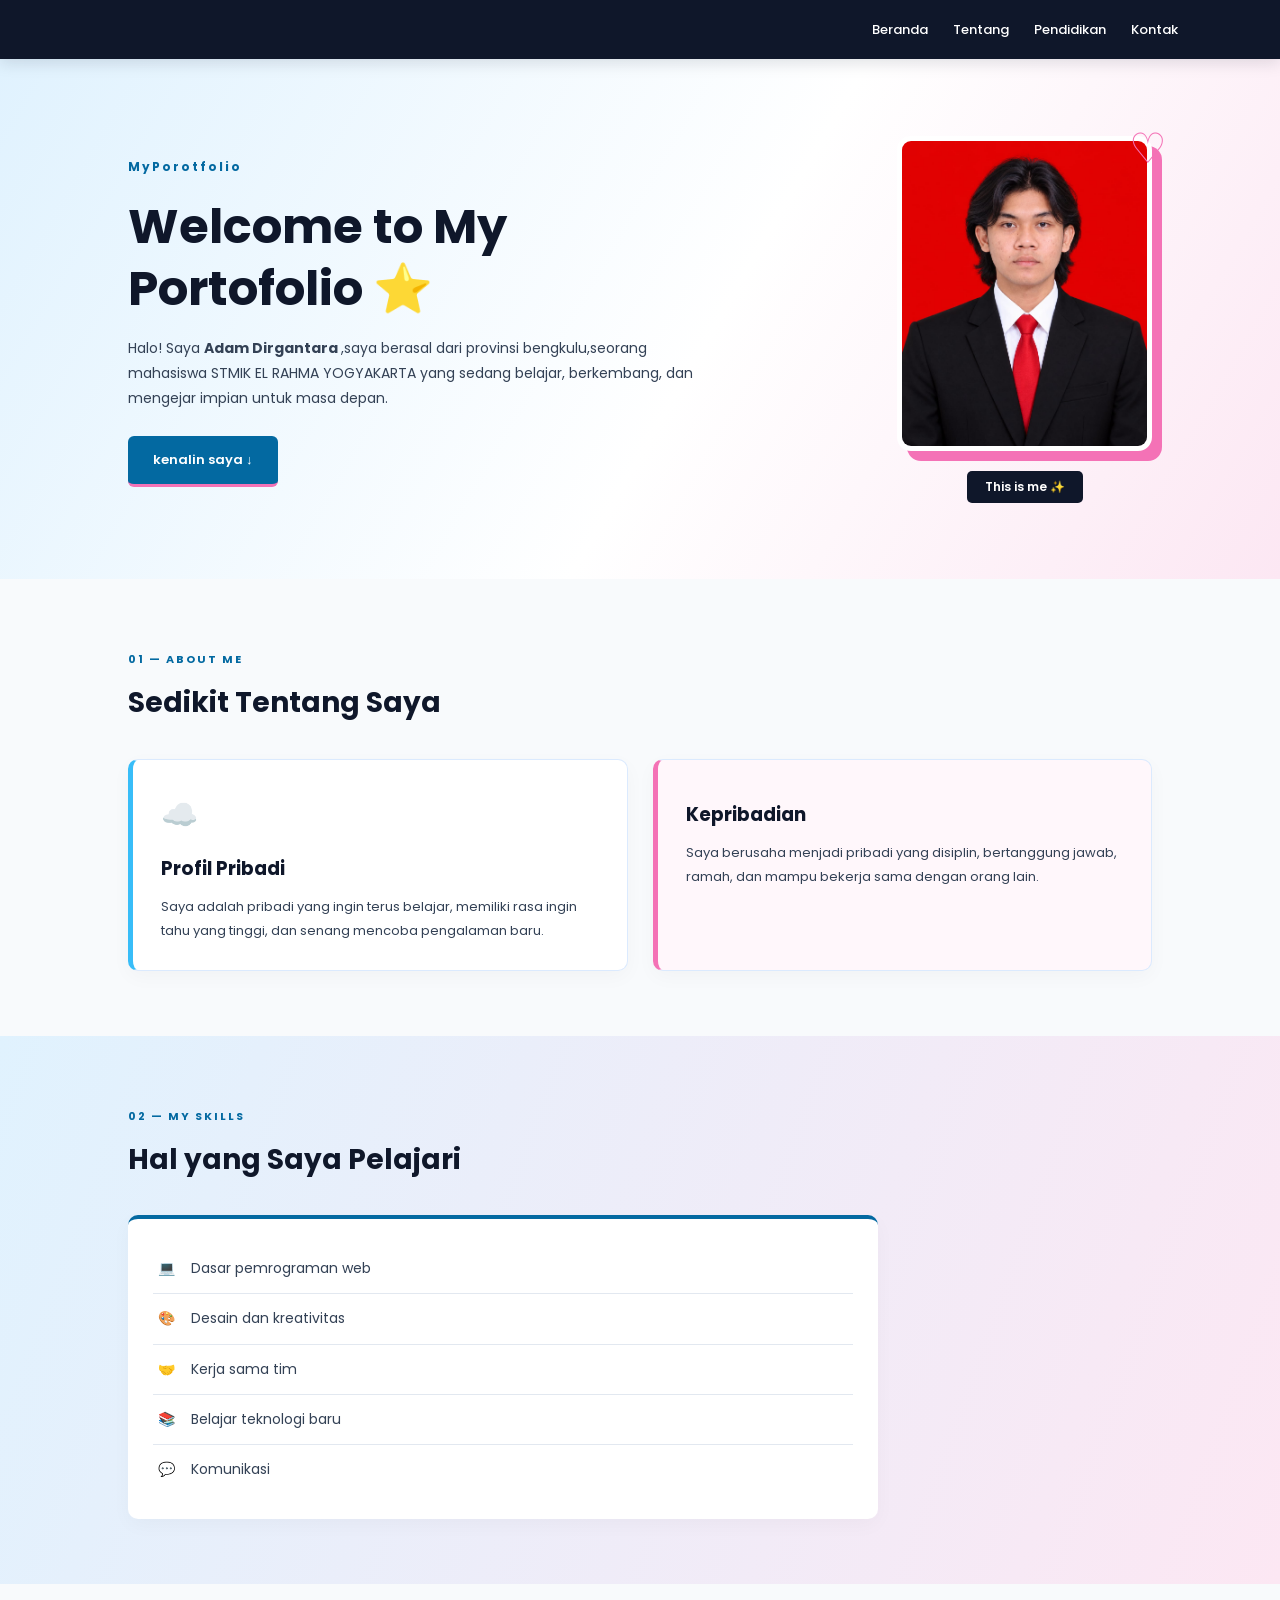
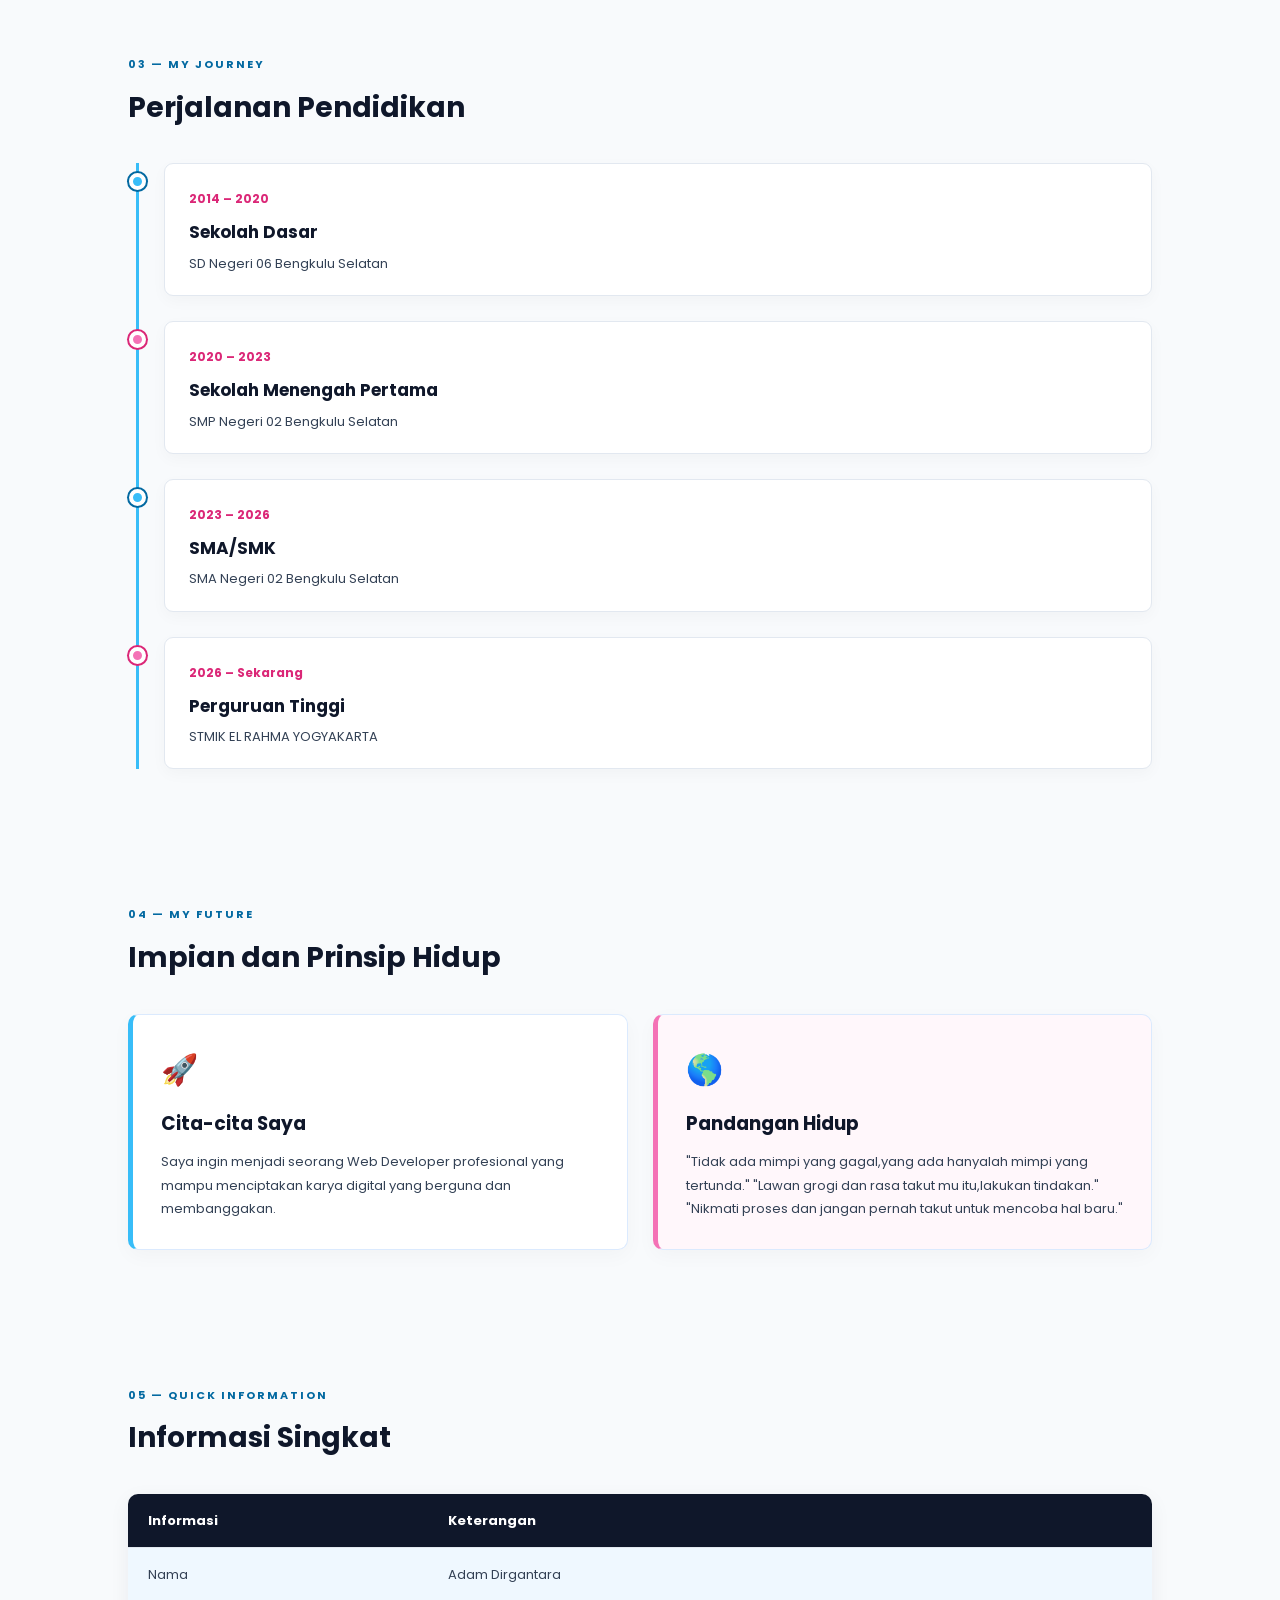
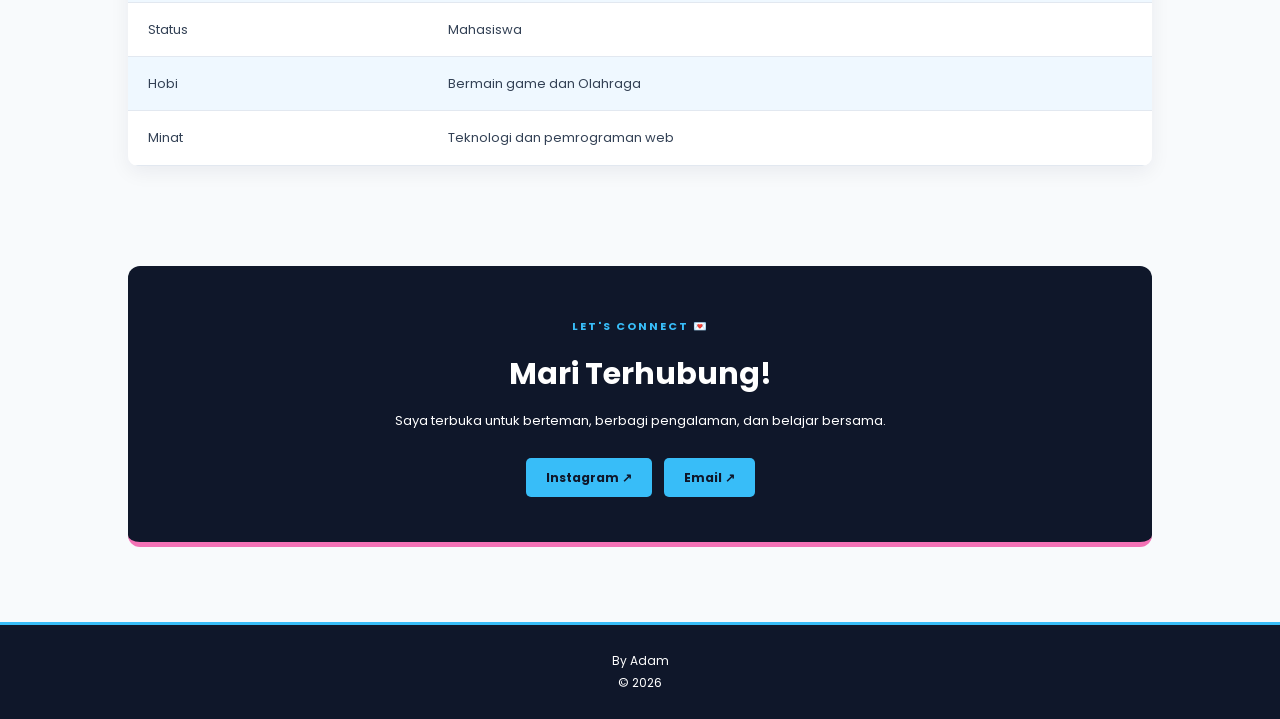
<file: index.html>
<!DOCTYPE html>
<html lang="id">
<head>
    <meta charset="UTF-8">
    <meta name="viewport" content="width=device-width, initial-scale=1.0">
    <title>My Personal Space</title>
    <link rel="stylesheet" href="style.css">
</head>
<body>

    <nav class="navbar">
        <a href="#home" class="brand"></a>
        <div class="nav-links">
            <a href="#home">Beranda</a>
            <a href="#about">Tentang</a>
            <a href="#education">Pendidikan</a>
            <a href="#contact">Kontak</a>
        </div>
    </nav>

    <main>
        <!-- Bagian pembuka -->
        <section class="welcome" id="home">
            <div class="welcome-text">
                <span class="label">MyPorotfolio</span>
                <h1>Welcome to My<br>Portofolio<span></span> ⭐</h1>
                <p>
                    Halo! Saya <b>Adam Dirgantara </b>,saya berasal dari provinsi bengkulu,seorang mahasiswa STMIK EL RAHMA YOGYAKARTA
                    yang sedang belajar, berkembang, dan mengejar
                    impian untuk masa depan.
                </p>
                <a href="#about" class="button">kenalin saya ↓</a>
            </div>

            <div class="photo-area">
                <div class="photo-decoration">♡</div>
                <img src="foto.jpg" alt="Foto pribadi">
                <div class="photo-caption">This is me ✨</div>
            </div>
        </section>

        <!-- Tentang saya -->
        <section class="about section-space" id="about">
            <div class="heading">
                <span>01 — ABOUT ME</span>
                <h2>Sedikit Tentang Saya</h2>
            </div>

            <div class="about-grid">
                <div class="about-card blue-card">
                    <div class="symbol">☁️</div>
                    <h3>Profil Pribadi</h3>
                    <p>
                        Saya adalah pribadi yang ingin terus belajar,
                        memiliki rasa ingin tahu yang tinggi, dan
                        senang mencoba pengalaman baru.
                    </p>
                </div>

                <div class="about-card pink-card">
                    <div class="symbol"></div>
                    <h3>Kepribadian</h3>
                    <p>
                        Saya berusaha menjadi pribadi yang disiplin,
                        bertanggung jawab, ramah, dan mampu bekerja
                        sama dengan orang lain.
                    </p>
                </div>
            </div>
        </section>

        <!-- Keahlian -->
        <section class="skills section-space">
            <div class="heading">
                <span>02 — MY SKILLS</span>
                <h2>Hal yang Saya Pelajari</h2>
            </div>

            <div class="skill-box">
                <ul>
                    <li><span>💻</span> Dasar pemrograman web</li>
                    <li><span>🎨</span> Desain dan kreativitas</li>
                    <li><span>🤝</span> Kerja sama tim</li>
                    <li><span>📚</span> Belajar teknologi baru</li>
                    <li><span>💬</span> Komunikasi</li>
                </ul>
            </div>
        </section>

        <!-- Pendidikan -->
        <section class="education section-space" id="education">
            <div class="heading">
                <span>03 — MY JOURNEY</span>
                <h2>Perjalanan Pendidikan</h2>
            </div>

            <div class="timeline">
                <div class="timeline-item">
                    <div class="dot"></div>
                    <div class="timeline-content">
                        <span>2014 – 2020</span>
                        <h3>Sekolah Dasar</h3>
                        <p>SD Negeri 06 Bengkulu Selatan</p>
                    </div>
                </div>

                <div class="timeline-item">
                    <div class="dot pink-dot"></div>
                    <div class="timeline-content">
                        <span>2020 – 2023</span>
                        <h3>Sekolah Menengah Pertama</h3>
                        <p>SMP Negeri 02 Bengkulu Selatan</p>
                    </div>
                </div>

                <div class="timeline-item">
                    <div class="dot"></div>
                    <div class="timeline-content">
                        <span>2023 – 2026</span>
                        <h3>SMA/SMK</h3>
                        <p>SMA Negeri 02 Bengkulu Selatan</p>
                    </div>
                </div>

                <div class="timeline-item">
                    <div class="dot pink-dot"></div>
                    <div class="timeline-content">
                        <span>2026 – Sekarang</span>
                        <h3>Perguruan Tinggi</h3>
                        <p>STMIK EL RAHMA YOGYAKARTA</p>
                    </div>
                </div>
            </div>
        </section>

        <!-- Impian -->
        <section class="dream section-space" id="impian">
            <div class="heading">
                <span>04 — MY FUTURE</span>
                <h2>Impian dan Prinsip Hidup</h2>
            </div>

            <div class="dream-grid">
                <div class="dream-card">
                    <div class="symbol">🚀</div>
                    <h3>Cita-cita Saya</h3>
                    <p>
                        Saya ingin menjadi seorang Web Developer
                        profesional yang mampu menciptakan karya
                        digital yang berguna dan membanggakan.
                    </p>
                </div>

                <div class="dream-card">
                    <div class="symbol">🌎</div>
                    <h3>Pandangan Hidup</h3>
                    <p>
                        "Tidak ada mimpi yang gagal,yang ada hanyalah mimpi yang tertunda."
                        "Lawan grogi dan rasa takut mu itu,lakukan tindakan."
                        "Nikmati proses dan jangan pernah takut untuk mencoba hal baru."
                    </p>
                </div>
            </div>
        </section>

        <!-- Tabel data -->
        <section class="biodata section-space">
            <div class="heading">
                <span>05 — QUICK INFORMATION</span>
                <h2>Informasi Singkat</h2>
            </div>

            <div class="table-wrap">
                <table>
                    <tr>
                        <th>Informasi</th>
                        <th>Keterangan</th>
                    </tr>
                    <tr>
                        <td>Nama</td>
                        <td>Adam Dirgantara</td>
                    </tr>
                    <tr>
                        <td>Status</td>
                        <td>Mahasiswa</td>
                    </tr>
                    <tr>
                        <td>Hobi</td>
                        <td>Bermain game dan Olahraga</td>
                    </tr>
                    <tr>
                        <td>Minat</td>
                        <td>Teknologi dan pemrograman web</td>
                    </tr>
                </table>
            </div>
        </section>

        <!-- Kontak -->
        <section class="contact section-space" id="contact">
            <div class="contact-panel">
                <span>LET'S CONNECT 💌</span>
                <h2>Mari Terhubung!</h2>
                <p>
                    Saya terbuka untuk berteman, berbagi pengalaman,
                    dan belajar bersama.
                </p>

                <div class="social-links">
                    <a href="https://www.instagram.com/drgntra.ara?mdxt=MWk2Y29wdmNkdnV6ZQ=="
                       target="_blank" rel="noopener noreferrer">Instagram ↗</a>
                    <a href="adamdirgantara01@gmail.com">Email ↗</a>
                </div>
            </div>
        </section>
    </main>

    <footer>
        <p>By Adam</p>
        <p>© 2026 </p>
    </footer>

</body>
</html>
</file>
<file: style.css>
@import url('https://fonts.googleapis.com/css2?family=Poppins:wght@400;500;600;700;800&display=swap');

:root {
    --blue: #38bdf8;
    --blue-light: #e0f2fe;
    --blue-dark: #0369a1;
    --navy: #0f172a;
    --pink: #f472b6;
    --pink-light: #fce7f3;
    --white: #ffffff;
    --text: #334155;
    --background: #f8fafc;
}

* {
    margin: 0;
    padding: 0;
    box-sizing: border-box;
    scroll-behavior: smooth;
}

body {
    font-family: 'Poppins', Arial, sans-serif;
    background: var(--background);
    color: var(--text);
    line-height: 1.8;
}

/* NAVBAR */
.navbar {
    display: flex;
    align-items: center;
    justify-content: space-between;
    gap: 20px;
    padding: 18px 8%;
    background: var(--navy);
    position: sticky;
    top: 0;
    z-index: 100;
    box-shadow: 0 4px 15px #0f172a20;
}

.brand {
    color: var(--blue);
    font-size: 24px;
    font-weight: 800;
    text-decoration: none;
}

.nav-links {
    display: flex;
    gap: 25px;
}

.nav-links a {
    color: white;
    font-size: 13px;
    font-weight: 500;
    text-decoration: none;
    transition: 0.3s;
}

.nav-links a:hover {
    color: var(--pink);
}

/* HERO */
.welcome {
    min-height: 520px;
    padding: 75px 10%;
    display: flex;
    align-items: center;
    justify-content: space-between;
    gap: 55px;
    background: linear-gradient(
        120deg,
        #e0f2fe,
        #ffffff 55%,
        #fce7f3
    );
}

.welcome-text {
    max-width: 580px;
}

.label {
    color: var(--blue-dark);
    font-size: 12px;
    font-weight: 700;
    letter-spacing: 2px;
}

.welcome h1 {
    margin: 15px 0;
    color: var(--navy);
    font-size: clamp(34px, 5vw, 48px);
    line-height: 1.3;
}

.welcome h1 span {
    color: var(--blue-dark);
}

.welcome-text p {
    margin-bottom: 25px;
    font-size: 14px;
}

.button {
    display: inline-block;
    padding: 12px 25px;
    color: white;
    background: var(--blue-dark);
    border-radius: 6px;
    border-bottom: 3px solid var(--pink);
    text-decoration: none;
    font-size: 13px;
    font-weight: 600;
    transition: 0.3s;
}

.button:hover {
    background: var(--navy);
    transform: translateY(-3px);
}

/* FOTO PROFIL */
.photo-area {
    position: relative;
    width: 255px;
    flex-shrink: 0;
    text-align: center;
}

.photo-area img {
    display: block;
    width: 255px;
    height: 315px;
    object-fit: cover;
    border: 5px solid white;
    border-radius: 14px;
    background: var(--blue-light);
    box-shadow: 10px 10px 0 var(--pink);
}

.photo-decoration {
    position: absolute;
    top: -25px;
    right: -15px;
    z-index: 2;
    color: var(--pink);
    font-size: 42px;
}

.photo-caption {
    display: inline-block;
    margin-top: 20px;
    padding: 5px 18px;
    color: white;
    background: var(--navy);
    border-radius: 5px;
    font-size: 12px;
    font-weight: 600;
}

/* SECTION */
.section-space {
    padding: 65px 10%;
    scroll-margin-top: 80px;
}

.heading {
    margin-bottom: 30px;
}

.heading > span {
    color: var(--blue-dark);
    font-size: 11px;
    font-weight: 700;
    letter-spacing: 2px;
}

.heading h2 {
    margin-top: 5px;
    color: var(--navy);
    font-size: 28px;
}

/* KARTU TENTANG DAN IMPIAN */
.about-grid,
.dream-grid {
    display: grid;
    grid-template-columns: repeat(2, minmax(0, 1fr));
    gap: 25px;
}

.about-card,
.dream-card {
    padding: 28px;
    background: white;
    border: 1px solid #dbeafe;
    border-left: 5px solid var(--blue);
    border-radius: 10px;
    box-shadow: 0 6px 20px #0f172a08;
    transition: 0.3s;
}

.about-card:hover,
.dream-card:hover {
    transform: translateY(-5px);
    box-shadow: 0 12px 25px #0f172a12;
}

.pink-card,
.dream-card:last-child {
    background: #fff7fb;
    border-left-color: var(--pink);
}

.symbol {
    font-size: 30px;
    margin-bottom: 10px;
}

.about-card h3,
.dream-card h3 {
    margin-bottom: 10px;
    color: var(--navy);
}

.about-card p,
.dream-card p {
    font-size: 13px;
}

/* KEAHLIAN */
.skills {
    background: linear-gradient(110deg, #e0f2fe, #fce7f3);
}

.skill-box {
    max-width: 750px;
    padding: 25px;
    background: white;
    border-top: 4px solid var(--blue-dark);
    border-radius: 10px;
    box-shadow: 0 6px 20px #0f172a08;
}

.skill-box ul {
    list-style: none;
}

.skill-box li {
    padding: 12px 5px;
    border-bottom: 1px solid #e2e8f0;
    font-size: 14px;
}

.skill-box li:last-child {
    border-bottom: none;
}

.skill-box li span {
    margin-right: 12px;
}

/* PENDIDIKAN */
.timeline {
    margin-left: 8px;
    padding-left: 25px;
    border-left: 3px solid var(--blue);
}

.timeline-item {
    position: relative;
    margin-bottom: 25px;
}

.timeline-item:last-child {
    margin-bottom: 0;
}

.dot {
    position: absolute;
    top: 10px;
    left: -35px;
    width: 17px;
    height: 17px;
    background: var(--blue);
    border: 4px solid white;
    border-radius: 50%;
    box-shadow: 0 0 0 2px var(--blue-dark);
}

.pink-dot {
    background: var(--pink);
    box-shadow: 0 0 0 2px #db2777;
}

.timeline-content {
    padding: 20px 24px;
    background: white;
    border: 1px solid #e2e8f0;
    border-radius: 9px;
    box-shadow: 0 5px 15px #0f172a08;
}

.timeline-content span {
    color: #db2777;
    font-size: 12px;
    font-weight: 700;
}

.timeline-content h3 {
    margin: 4px 0;
    color: var(--navy);
    font-size: 17px;
}

.timeline-content p {
    font-size: 13px;
}

/* TABEL BIODATA */
.table-wrap {
    overflow-x: auto;
    border-radius: 10px;
    box-shadow: 0 6px 20px #0f172a10;
}

table {
    width: 100%;
    border-collapse: collapse;
    background: white;
}

th {
    color: white;
    background: var(--navy);
    border-bottom: 3px solid var(--pink);
    text-align: left;
}

th,
td {
    padding: 15px 20px;
    border-bottom: 1px solid #e2e8f0;
    font-size: 13px;
}

tbody tr:nth-child(even) {
    background: #eff8ff;
}

tbody tr:hover {
    background: var(--pink-light);
}

/* KONTAK */
.contact {
    padding-top: 35px;
    padding-bottom: 75px;
}

.contact-panel {
    padding: 45px 25px;
    text-align: center;
    color: white;
    background: var(--navy);
    border-radius: 12px;
    border-bottom: 5px solid var(--pink);
}

.contact-panel > span {
    color: var(--blue);
    font-size: 11px;
    font-weight: 700;
    letter-spacing: 2px;
}

.contact-panel h2 {
    margin: 8px 0;
    color: white;
    font-size: 30px;
}

.contact-panel p {
    margin-bottom: 25px;
    font-size: 13px;
}

.social-links {
    display: flex;
    flex-wrap: wrap;
    justify-content: center;
    gap: 12px;
}

.social-links a {
    padding: 9px 20px;
    color: var(--navy);
    background: var(--blue);
    border-radius: 5px;
    text-decoration: none;
    font-size: 12px;
    font-weight: 700;
    transition: 0.3s;
}

.social-links a:hover {
    color: var(--navy);
    background: var(--pink);
    transform: translateY(-3px);
}

/* FOOTER */
footer {
    padding: 25px 15px;
    color: white;
    background: var(--navy);
    border-top: 3px solid var(--blue);
    text-align: center;
    font-size: 12px;
}

/* RESPONSIVE HP */
@media (max-width: 750px) {
    .navbar {
        flex-direction: column;
        padding: 15px;
        gap: 12px;
    }

    .nav-links {
        flex-wrap: wrap;
        justify-content: center;
        gap: 12px;
    }

    .welcome {
        flex-direction: column-reverse;
        padding: 50px 7%;
        gap: 35px;
        text-align: center;
    }

    .photo-area {
        width: 220px;
    }

    .photo-area img {
        width: 220px;
        height: 275px;
    }

    .about-grid,
    .dream-grid {
        grid-template-columns: 1fr;
    }

    .section-space {
        padding: 45px 7%;
    }

    .heading h2 {
        font-size: 23px;
    }

    th,
    td {
        padding: 12px;
        white-space: nowrap;
    }
}
</file>
